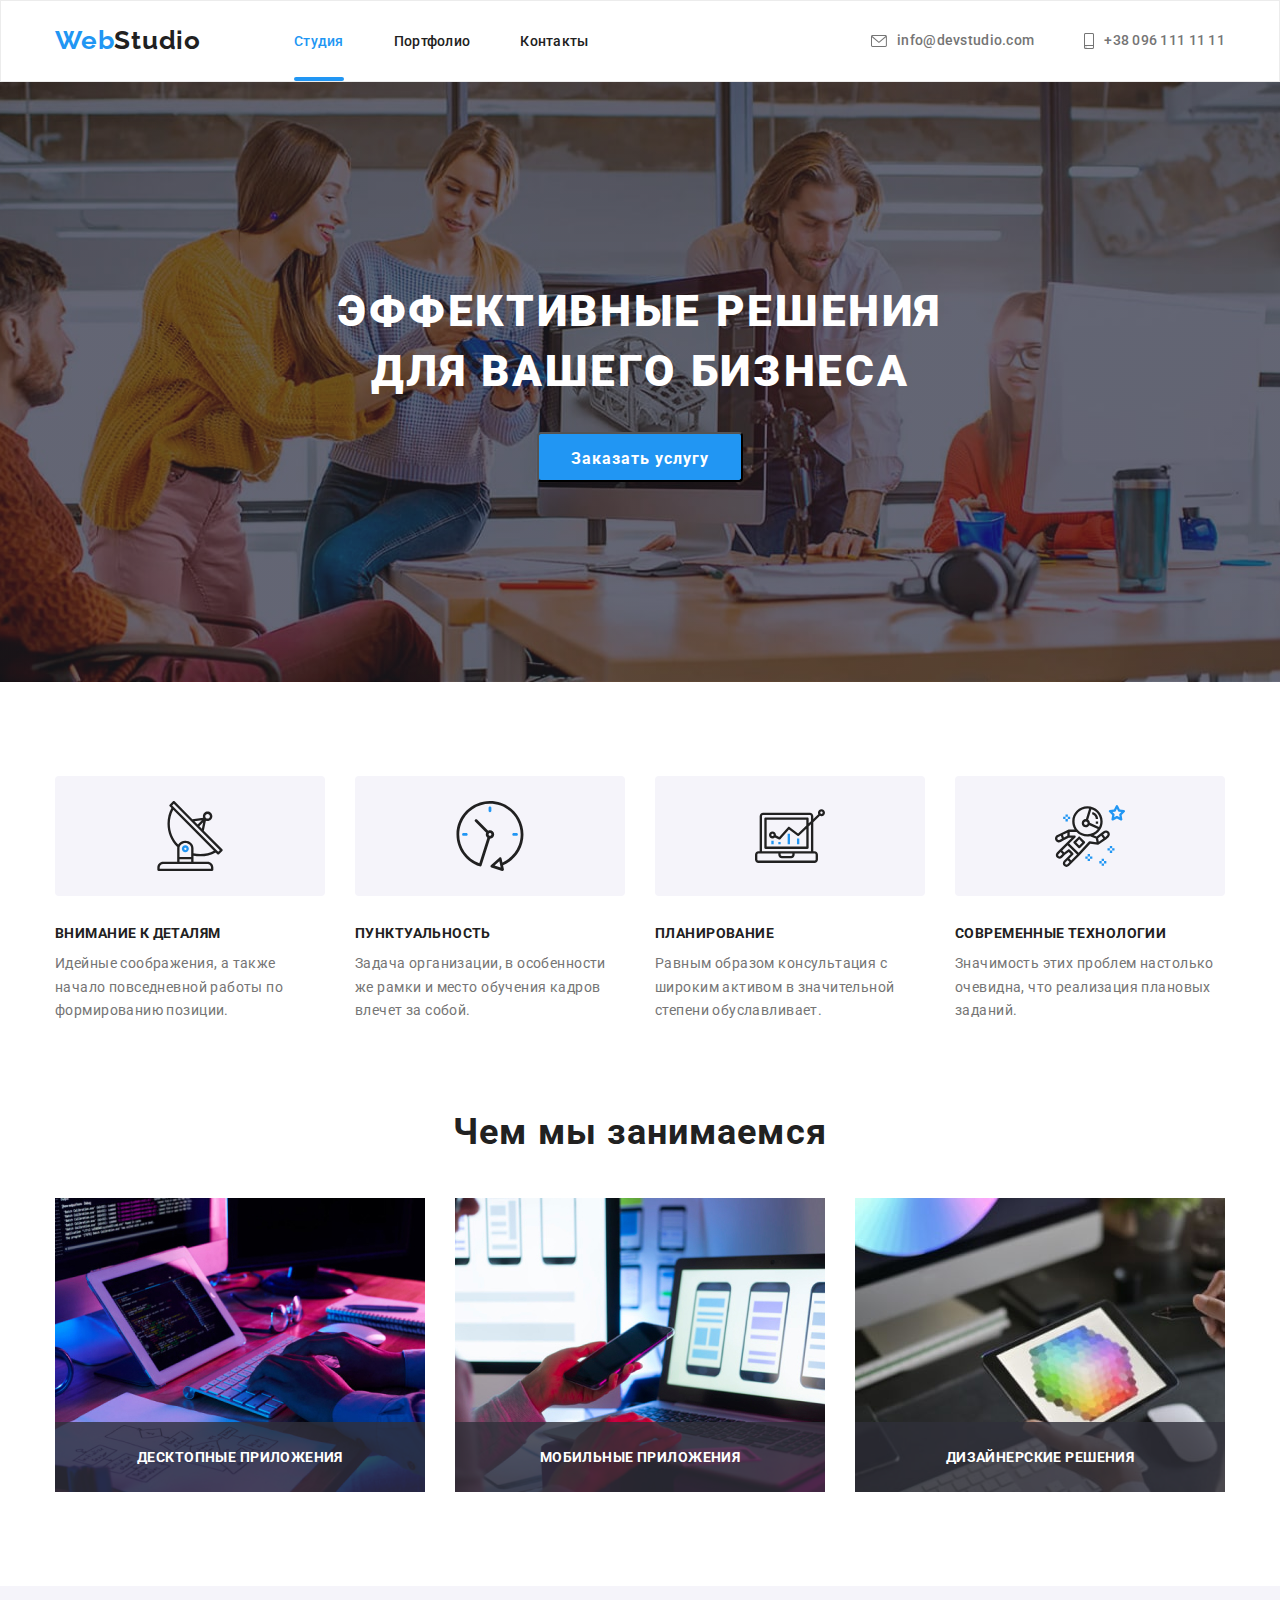
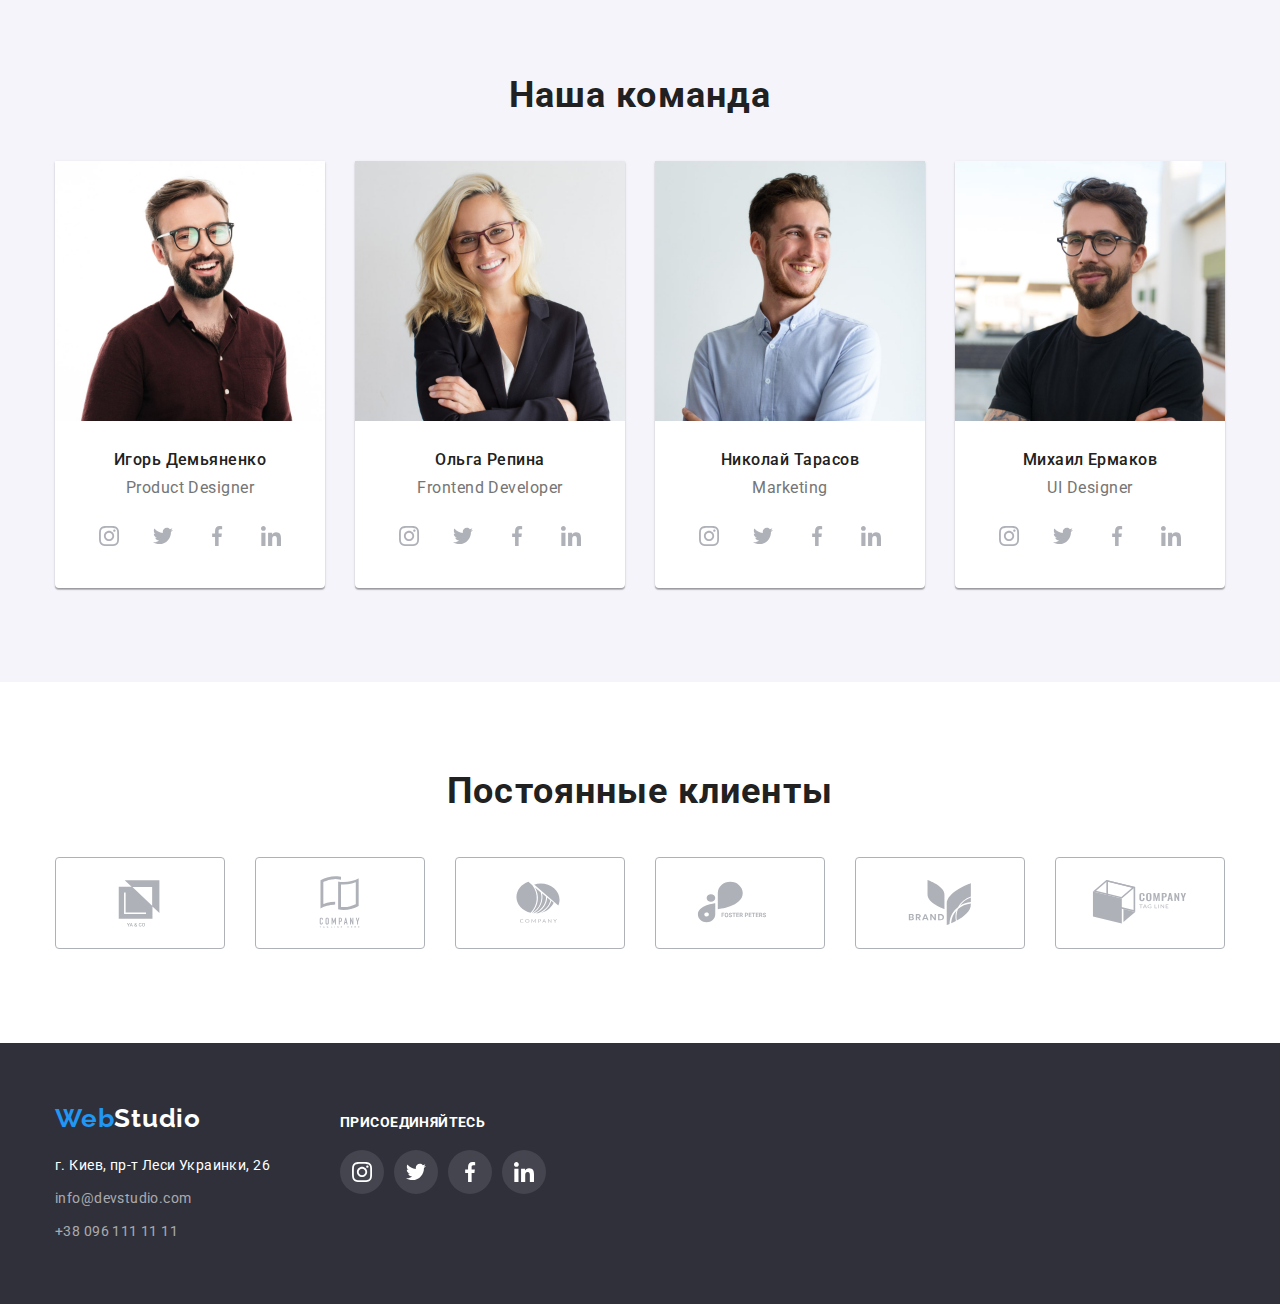
<file: index.html>
<!DOCTYPE html>
<html lang="ru">
    <head>
        <meta charset="UTF-8" />
        <meta http-equiv="X-UA-Compatible" content="IE=edge" />
        <meta name="viewport" content="width=device-width, initial-scale=1.0" />
        <link rel="preconnect" href="https://fonts.googleapis.com" />
        <link rel="preconnect" href="https://fonts.gstatic.com" crossorigin />
        <link
            href="https://fonts.googleapis.com/css2?family=Oleo+Script&family=Raleway:wght@700&family=Roboto:wght@400;500;700;900&display=swap"
            rel="stylesheet"
        />
        <link rel="stylesheet" href="./css/modern-normalize.css" />
        <link rel="stylesheet" href="./css/reset.css" />
        <link rel="stylesheet" href="./css/styles.css" />
        <title>Studio</title>
    </head>
    <body>
        <!--header-->
        <header class="header">
            <div class="heder-div container">
                <nav class="heder-nav">
                    <a href="./index.html" lang="en" class="logo link">
                        Web<span class="accent">Studio</span>
                    </a>

                    <ul class="navigation-list list">
                        <li class="navigation-item">
                            <a
                                href="#studio"
                                class="navigation-link link current"
                            >
                                Студия
                            </a>
                        </li>
                        <li class="navigation-item">
                            <a
                                href="./portfolio.html"
                                class="navigation-link link"
                            >
                                Портфолио
                            </a>
                        </li>
                        <li class="navigation-item">
                            <a href="contact" class="navigation-link link">
                                Контакты
                            </a>
                        </li>
                    </ul>
                </nav>

                <ul class="contact-list list">
                    <li class="contact-item">
                        <a
                            href="mailto:info@devstudio.com"
                            class="contact-link link"
                        >
                            <svg
                                class="contact-link-icon"
                                width="16"
                                height="12"
                            >
                                <use href="./img/icons.svg#icon-envelope"></use>
                            </svg>
                            info@devstudio.com
                        </a>
                    </li>
                    <li class="contact-item">
                        <a href="tel:+380961111111" class="contact-link link">
                            <svg
                                class="contact-link-icon"
                                width="10"
                                height="16"
                            >
                                <use
                                    href="./img/icons.svg#icon-smartphone"
                                ></use>
                            </svg>
                            +38 096 111 11 11
                        </a>
                    </li>
                </ul>
            </div>
        </header>
        <!--main-->
        <main class="main">
            <!--Hero-->
            <section class="hero" id="studio">
                <div class="hero-div container">
                    <h1 class="hero-titel">
                        Эффективные решения для вашего бизнеса
                    </h1>
                    <button type="button" class="button" data-modal-open>
                        Заказать услугу
                    </button>
                </div>
            </section>
            <!---feature-->

            <section class="feature section">
                <div class="feature-div container">
                    <h2 class="feature-title visually-hidden">Особенности</h2>
                    <ul class="feature-list list">
                        <li class="feature-item">
                            <div class="feature-item-div">
                                <svg
                                    class="feature-item-icon"
                                    width="70"
                                    height="70"
                                >
                                    <use
                                        href="./img/icons.svg#icon-antenna"
                                    ></use>
                                </svg>
                            </div>
                            <h3 class="feature-pre-title">
                                Внимание к деталям
                            </h3>
                            <p class="feature-text">
                                Идейные соображения, а также начало повседневной
                                работы по формированию позиции.
                            </p>
                        </li>
                        <li class="feature-item">
                            <div class="feature-item-div">
                                <svg
                                    class="feature-item-icon"
                                    width="70"
                                    height="70"
                                >
                                    <use
                                        href="./img/icons.svg#icon-clock"
                                    ></use>
                                </svg>
                            </div>
                            <h3 class="feature-pre-title">Пунктуальность</h3>
                            <p class="feature-text">
                                Задача организации, в особенности же рамки и
                                место обучения кадров влечет за собой.
                            </p>
                        </li>
                        <li class="feature-item">
                            <div class="feature-item-div">
                                <svg
                                    class="feature-item-icon"
                                    width="70"
                                    height="70"
                                >
                                    <use
                                        href="./img/icons.svg#icon-diagram"
                                    ></use>
                                </svg>
                            </div>
                            <h3 class="feature-pre-title">Планирование</h3>
                            <p class="feature-text">
                                Равным образом консультация с широким активом в
                                значительной степени обуславливает.
                            </p>
                        </li>
                        <li class="feature-item">
                            <div class="feature-item-div">
                                <svg
                                    class="feature-item-icon"
                                    width="70"
                                    height="70"
                                >
                                    <use
                                        href="./img/icons.svg#icon-astronaut"
                                    ></use>
                                </svg>
                            </div>
                            <h3 class="feature-pre-title">
                                Современные технологии
                            </h3>
                            <p class="feature-text">
                                Значимость этих проблем настолько очевидна, что
                                реализация плановых заданий.
                            </p>
                        </li>
                    </ul>
                </div>
            </section>
            <!--What are we doing (study)-->
            <section class="study section">
                <div class="study-div container">
                    <h2 class="study-title">Чем мы занимаемся</h2>
                    <ul class="study-list list">
                        <li class="study-item">
                            <div class="study-item-div">
                                <img
                                    src="img/box1.jpg"
                                    alt="разработка программного обеспечения"
                                    width="370"
                                />
                                <p class="study-item-text">
                                    Десктопные приложения
                                </p>
                            </div>
                        </li>
                        <li class="study-item">
                            <div class="study-item-div">
                                <img
                                    src="img/box2.jpg"
                                    alt="тестирование мобильного приложения"
                                    width="370"
                                />
                                <p class="study-item-text">
                                    Мобильные приложения
                                </p>
                            </div>
                        </li>
                        <li class="study-item">
                            <div class="study-item-div">
                                <img
                                    src="img/box3.jpg"
                                    alt="работа с цветовой палитрой"
                                    width="370"
                                />
                                <p class="study-item-text">
                                    Дизайнерские решения
                                </p>
                            </div>
                        </li>
                    </ul>
                </div>
            </section>

            <!--Our team (team)-->

            <section class="team section">
                <div class="team-div container">
                    <h2 class="team-title">Наша команда</h2>
                    <ul class="team-list list">
                        <li class="team-item">
                            <img
                                src="img/ihor.jpg"
                                alt="Игорь Демьяненко"
                                width="270"
                            />
                            <div class="team-card">
                                <h3 class="team-pre-title">Игорь Демьяненко</h3>
                                <p lang="en" class="team-text">
                                    Product Designer
                                </p>
                                <ul class="team-soc-list list">
                                    <li class="team-soc-item">
                                        <a href="" class="team-soc-link link">
                                            <svg
                                                class="team-soc-icon"
                                                width="20"
                                                height="20"
                                            >
                                                <use
                                                    href="./img/icons.svg#icon-instagram"
                                                ></use>
                                            </svg>
                                        </a>
                                    </li>
                                    <li class="team-soc-item">
                                        <a href="" class="team-soc-link link">
                                            <svg
                                                class="team-soc-icon"
                                                width="20"
                                                height="20"
                                            >
                                                <use
                                                    href="./img/icons.svg#icon-twitter"
                                                ></use>
                                            </svg>
                                        </a>
                                    </li>
                                    <li class="team-soc-item">
                                        <a href="" class="team-soc-link link">
                                            <svg
                                                class="team-soc-icon"
                                                width="20"
                                                height="20"
                                            >
                                                <use
                                                    href="./img/icons.svg#icon-facebook"
                                                ></use>
                                            </svg>
                                        </a>
                                    </li>
                                    <li class="team-soc-item">
                                        <a href="" class="team-soc-link link">
                                            <svg
                                                class="team-soc-icon"
                                                width="20"
                                                height="20"
                                            >
                                                <use
                                                    href="./img/icons.svg#icon-linkedin"
                                                ></use>
                                            </svg>
                                        </a>
                                    </li>
                                </ul>
                            </div>
                        </li>
                        <li class="team-item">
                            <img
                                src="img/olga.jpg"
                                alt="Ольга Репина"
                                width="270"
                            />
                            <div class="team-card">
                                <h3 class="team-pre-title">Ольга Репина</h3>
                                <p lang="en" class="team-text">
                                    Frontend Developer
                                </p>
                                <ul class="team-soc-list list">
                                    <li class="team-soc-item">
                                        <a href="" class="team-soc-link link">
                                            <svg
                                                class="team-soc-icon"
                                                width="20"
                                                height="20"
                                            >
                                                <use
                                                    href="./img/icons.svg#icon-instagram"
                                                ></use>
                                            </svg>
                                        </a>
                                    </li>
                                    <li class="team-soc-item">
                                        <a href="" class="team-soc-link link">
                                            <svg
                                                class="team-soc-icon"
                                                width="20"
                                                height="20"
                                            >
                                                <use
                                                    href="./img/icons.svg#icon-twitter"
                                                ></use>
                                            </svg>
                                        </a>
                                    </li>
                                    <li class="team-soc-item">
                                        <a href="" class="team-soc-link link">
                                            <svg
                                                class="team-soc-icon"
                                                width="20"
                                                height="20"
                                            >
                                                <use
                                                    href="./img/icons.svg#icon-facebook"
                                                ></use>
                                            </svg>
                                        </a>
                                    </li>
                                    <li class="team-soc-item">
                                        <a href="" class="team-soc-link link">
                                            <svg
                                                class="team-soc-icon"
                                                width="20"
                                                height="20"
                                            >
                                                <use
                                                    href="./img/icons.svg#icon-linkedin"
                                                ></use>
                                            </svg>
                                        </a>
                                    </li>
                                </ul>
                            </div>
                        </li>
                        <li class="team-item">
                            <img
                                src="img/nikolay.jpg"
                                alt="Николай Тарасов"
                                width="270"
                            />
                            <div class="team-card">
                                <h3 class="team-pre-title">Николай Тарасов</h3>
                                <p lang="en" class="team-text">Marketing</p>
                                <ul class="team-soc-list list">
                                    <li class="team-soc-item">
                                        <a href="" class="team-soc-link link">
                                            <svg
                                                class="team-soc-icon"
                                                width="20"
                                                height="20"
                                            >
                                                <use
                                                    href="./img/icons.svg#icon-instagram"
                                                ></use>
                                            </svg>
                                        </a>
                                    </li>
                                    <li class="team-soc-item">
                                        <a href="" class="team-soc-link link">
                                            <svg
                                                class="team-soc-icon"
                                                width="20"
                                                height="20"
                                            >
                                                <use
                                                    href="./img/icons.svg#icon-twitter"
                                                ></use>
                                            </svg>
                                        </a>
                                    </li>
                                    <li class="team-soc-item">
                                        <a href="" class="team-soc-link link">
                                            <svg
                                                class="team-soc-icon"
                                                width="20"
                                                height="20"
                                            >
                                                <use
                                                    href="./img/icons.svg#icon-facebook"
                                                ></use>
                                            </svg>
                                        </a>
                                    </li>
                                    <li class="team-soc-item">
                                        <a href="" class="team-soc-link link">
                                            <svg
                                                class="team-soc-icon"
                                                width="20"
                                                height="20"
                                            >
                                                <use
                                                    href="./img/icons.svg#icon-linkedin"
                                                ></use>
                                            </svg>
                                        </a>
                                    </li>
                                </ul>
                            </div>
                        </li>
                        <li class="team-item">
                            <img
                                src="img/mihail.jpg"
                                alt="Михаил Ермаков"
                                width="270"
                            />
                            <div class="team-card">
                                <h3 class="team-pre-title">Михаил Ермаков</h3>
                                <p lang="en" class="team-text">UI Designer</p>
                                <ul class="team-soc-list list">
                                    <li class="team-soc-item">
                                        <a href="" class="team-soc-link link">
                                            <svg
                                                class="team-soc-icon"
                                                width="20"
                                                height="20"
                                            >
                                                <use
                                                    href="./img/icons.svg#icon-instagram"
                                                ></use>
                                            </svg>
                                        </a>
                                    </li>
                                    <li class="team-soc-item">
                                        <a href="" class="team-soc-link link">
                                            <svg
                                                class="team-soc-icon"
                                                width="20"
                                                height="20"
                                            >
                                                <use
                                                    href="./img/icons.svg#icon-twitter"
                                                ></use>
                                            </svg>
                                        </a>
                                    </li>
                                    <li class="team-soc-item">
                                        <a href="" class="team-soc-link link">
                                            <svg
                                                class="team-soc-icon"
                                                width="20"
                                                height="20"
                                            >
                                                <use
                                                    href="./img/icons.svg#icon-facebook"
                                                ></use>
                                            </svg>
                                        </a>
                                    </li>
                                    <li class="team-soc-item">
                                        <a href="" class="team-soc-link link">
                                            <svg
                                                class="team-soc-icon"
                                                width="20"
                                                height="20"
                                            >
                                                <use
                                                    href="./img/icons.svg#icon-linkedin"
                                                ></use>
                                            </svg>
                                        </a>
                                    </li>
                                </ul>
                            </div>
                        </li>
                    </ul>
                </div>
            </section>
            <!--clients section-->
            <section class="clients section">
                <div class="clients-div container">
                    <p class="team-title">Постоянные клиенты</p>
                    <ul class="clients-list list">
                        <li class="clients-item">
                            <a href="" class="clients-link link">
                                <svg
                                    class="clients-icon"
                                    width="106"
                                    height="60"
                                >
                                    <use href="./img/icons.svg#icon-Logo"></use>
                                </svg>
                            </a>
                        </li>
                        <li class="clients-item">
                            <a href="" class="clients-link link">
                                <svg
                                    class="clients-icon"
                                    width="106"
                                    height="60"
                                >
                                    <use
                                        href="./img/icons.svg#icon-Logo-1"
                                    ></use></svg
                            ></a>
                        </li>
                        <li class="clients-item">
                            <a href="" class="clients-link link">
                                <svg
                                    class="clients-icon"
                                    width="106"
                                    height="60"
                                >
                                    <use
                                        href="./img/icons.svg#icon-Logo-2"
                                    ></use>
                                </svg>
                            </a>
                        </li>
                        <li class="clients-item">
                            <a href="" class="clients-link link">
                                <svg
                                    class="clients-icon"
                                    width="106"
                                    height="60"
                                >
                                    <use
                                        href="./img/icons.svg#icon-Logo-3"
                                    ></use>
                                </svg>
                            </a>
                        </li>
                        <li class="clients-item">
                            <a href="" class="clients-link link">
                                <svg
                                    class="clients-icon"
                                    width="106"
                                    height="60"
                                >
                                    <use
                                        href="./img/icons.svg#icon-Logo-4"
                                    ></use></svg
                            ></a>
                        </li>
                        <li class="clients-item">
                            <a href="" class="clients-link link">
                                <svg
                                    class="clients-icon"
                                    width="106"
                                    height="60"
                                >
                                    <use
                                        href="./img/icons.svg#icon-Logo-5"
                                    ></use>
                                </svg>
                            </a>
                        </li>
                    </ul>
                </div>
            </section>
        </main>
        <!--footer-->
        <footer class="footer">
            <div class="footer-div container">
                <div class="fotter-div-nav">
                    <a href="./index.html" class="footer-logo link">
                        Web<span class="footer-accent">Studio</span>
                    </a>
                    <address class="footer-address">
                        <ul class="footer-list list">
                            <li class="footer-item">
                                <a
                                    href="https://www.google.com.ua/maps/place/%D0%B1%D1%83%D0%BB.+%D0%9B%D0%B5%D1%81%D0%B8+%D0%A3%D0%BA%D1%80%D0%B0%D0%B8%D0%BD%D0%BA%D0%B8,+26,+%D0%9A%D0%B8%D0%B5%D0%B2,+02000/@50.4265807,30.5361971,17z/data=!3m1!4b1!4m5!3m4!1s0x40d4cf0e033ecbe9:0x57a4dffefec77da0!8m2!3d50.4265807!4d30.5383858?hl=ru"
                                    target="_blank"
                                    rel="noopener noreferrer nofollow"
                                    class="fotter-address-link link"
                                >
                                    г. Киев, пр-т Леси Украинки, 26
                                </a>
                            </li>
                            <li class="footer-item">
                                <a
                                    href="mailto:info@devstudio.com"
                                    class="footer-link link"
                                >
                                    info@devstudio.com
                                </a>
                            </li>
                            <li class="footer-item">
                                <a
                                    href="tel:+380961111111"
                                    class="footer-link link"
                                >
                                    +38 096 111 11 11
                                </a>
                            </li>
                        </ul>
                    </address>
                </div>
                <div class="footer-soc-div">
                    <p class="footer-soc-titel">присоединяйтесь</p>
                    <ul class="footer-soc-list list">
                        <li class="footer-soc-item">
                            <a href="" class="footer-soc-link link">
                                <svg
                                    class="footer-soc-icon"
                                    width="20"
                                    height="20"
                                >
                                    <use
                                        href="./img/icons.svg#icon-instagram"
                                    ></use>
                                </svg>
                            </a>
                        </li>
                        <li class="footer-soc-item">
                            <a href="" class="footer-soc-link link">
                                <svg
                                    class="footer-soc-icon"
                                    width="20"
                                    height="20"
                                >
                                    <use
                                        href="./img/icons.svg#icon-twitter"
                                    ></use>
                                </svg>
                            </a>
                        </li>
                        <li class="footer-soc-item">
                            <a href="" class="footer-soc-link link">
                                <svg
                                    class="footer-soc-icon"
                                    width="20"
                                    height="20"
                                >
                                    <use
                                        href="./img/icons.svg#icon-facebook"
                                    ></use>
                                </svg>
                            </a>
                        </li>
                        <li class="footer-soc-item">
                            <a href="" class="footer-soc-link link">
                                <svg
                                    class="footer-soc-icon"
                                    width="20"
                                    height="20"
                                >
                                    <use
                                        href="./img/icons.svg#icon-linkedin"
                                    ></use>
                                </svg>
                            </a>
                        </li>
                    </ul>
                </div>
            </div>
        </footer>
<!--modal window-->
        <div class="backdrop is-hidden" data-modal>
            <div class="modal">
                <button type="button" class="modal-close-btn" data-modal-close>
                    <svg
                                    class="modal-close-icon"
                                    width="18"
                                    height="18"
                                >
                                    <use
                                        href="./img/icons.svg#icon-close-btn"
                                    ></use>
                                </svg>
                </button>
            </div>
        </div>
    <script src="./js/modal.js"></script>
    </body>
</html>
</file>
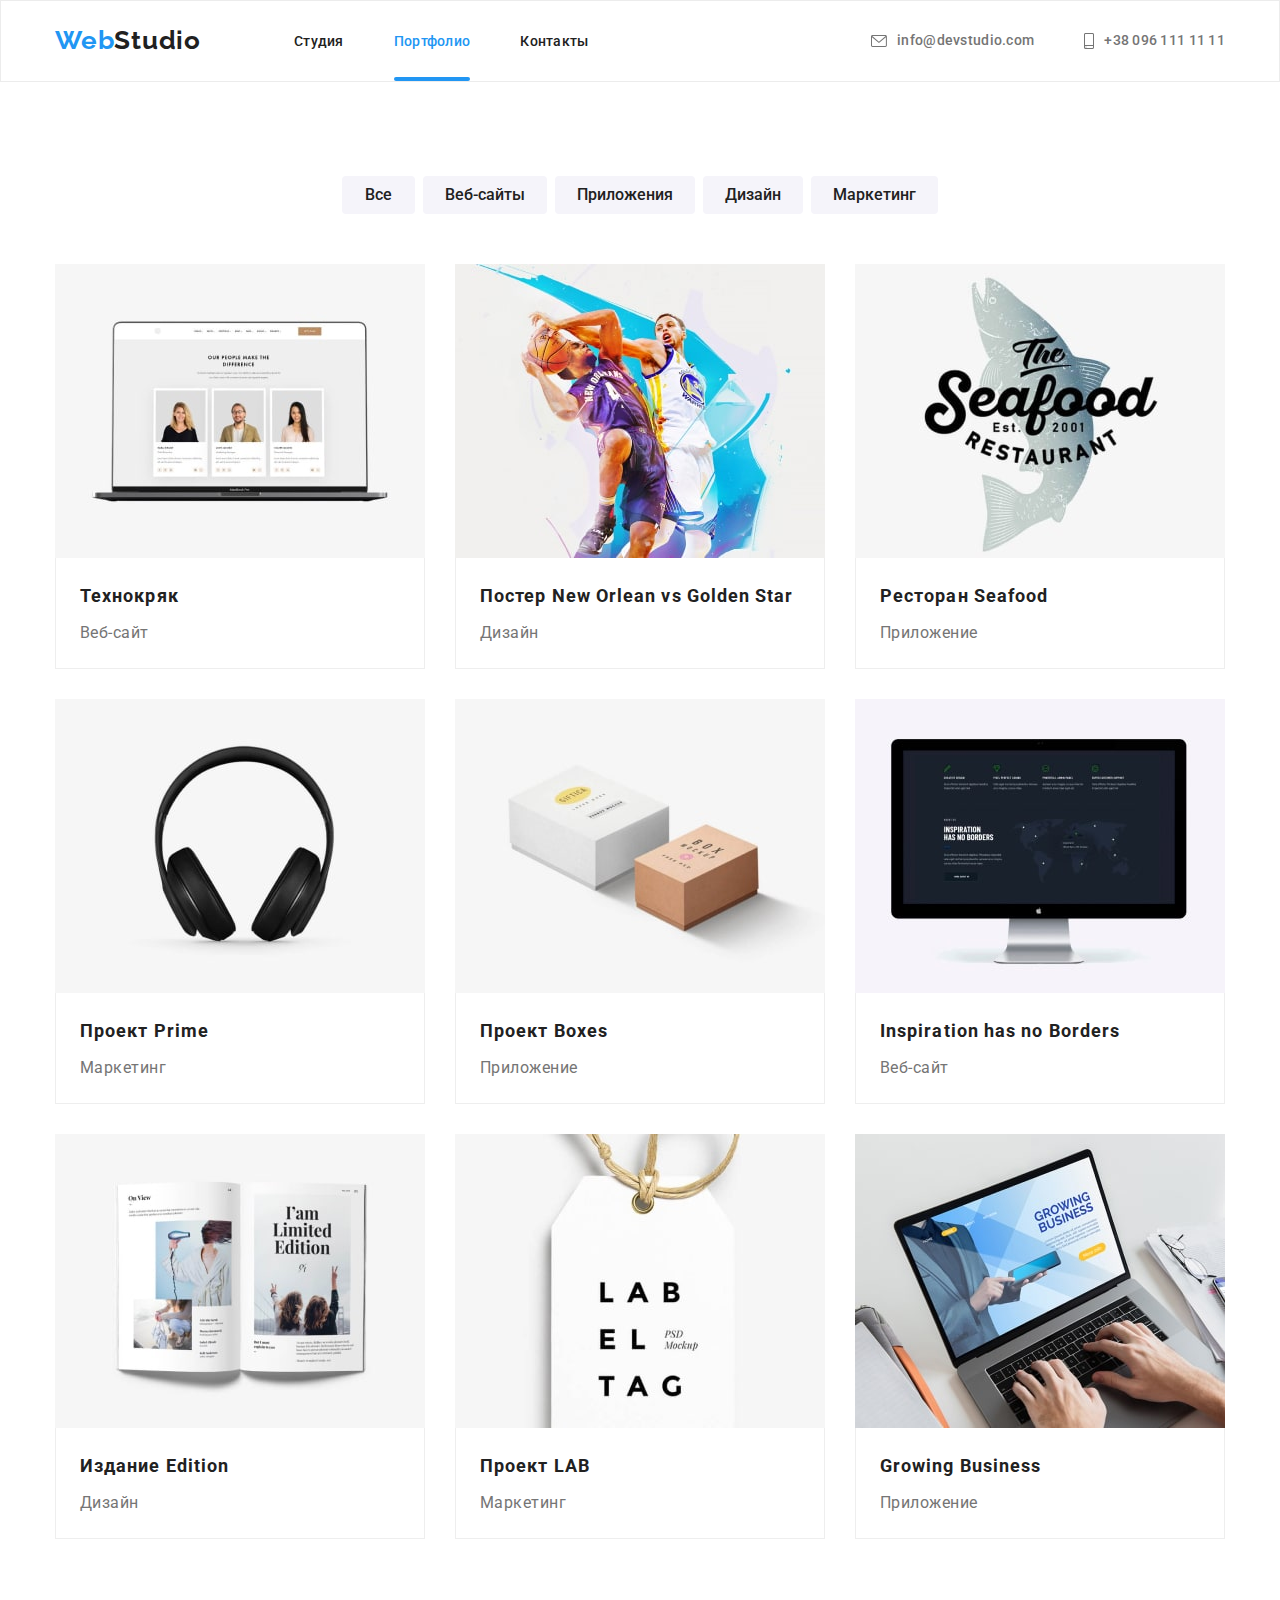
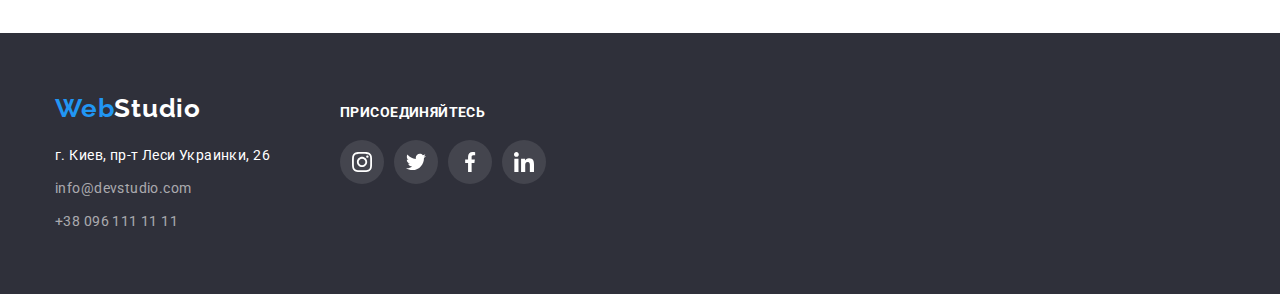
<file: portfolio.html>
<!DOCTYPE html>
<html lang="ru">
    <head>
        <meta charset="UTF-8" />
        <meta http-equiv="X-UA-Compatible" content="IE=edge" />
        <meta name="viewport" content="width=device-width, initial-scale=1.0" />
        <link rel="preconnect" href="https://fonts.googleapis.com" />
        <link rel="preconnect" href="https://fonts.gstatic.com" crossorigin />
        <link
            href="https://fonts.googleapis.com/css2?family=Oleo+Script&family=Raleway:wght@700&family=Roboto:wght@400;500;700;900&display=swap"
            rel="stylesheet"
        />
        <link rel="stylesheet" href="./css/modern-normalize.css" />
        <link rel="stylesheet" href="./css/reset.css" />
        <link rel="stylesheet" href="./css/styles.css" />
        <title>Portfolio</title>
    </head>
    <body>
        <!--header-->
        <header class="header">
            <div class="heder-div container">
                <nav class="heder-nav">
                    <a href="./index.html" lang="en" class="logo link">
                        Web<span class="accent">Studio</span>
                    </a>
                </nav>
                <ul class="navigation-list list">
                    <li class="navigation-item">
                        <a href="./index.html" class="navigation-link link">
                            Студия
                        </a>
                    </li>
                    <li class="navigation-item">
                        <a
                            href="./portfolio.html"
                            class="navigation-link link current"
                        >
                            Портфолио
                        </a>
                    </li>
                    <li class="navigation-item">
                        <a href="contact" class="navigation-link link">
                            Контакты
                        </a>
                    </li>
                </ul>

                <ul class="contact-list list">
                    <li class="contact-item">
                        <a
                            href="mailto:info@devstudio.com"
                            class="contact-link link"
                        >
                            <svg
                                class="contact-link-icon"
                                width="16"
                                height="12"
                            >
                                <use href="./img/icons.svg#icon-envelope"></use>
                            </svg>
                            info@devstudio.com
                        </a>
                    </li>
                    <li class="contact-item">
                        <a href="tel:+380961111111" class="contact-link link">
                            <svg
                                class="contact-link-icon"
                                width="10"
                                height="16"
                            >
                                <use
                                    href="./img/icons.svg#icon-smartphone"
                                ></use>
                            </svg>
                            +38 096 111 11 11
                        </a>
                    </li>
                </ul>
            </div>
        </header>
        <!--main-->
        <main>
            <section class="section">
                <div class="container">
                    <h1 class="section-title visually-hidden">Портфолио</h1>
                    <ul class="filter-button list">
                        <li class="list-button-portfolio">
                            <button
                                type="button"
                                class="filter-button-portfolio"
                            >
                                Все
                            </button>
                        </li>
                        <li class="list-button-portfolio">
                            <button
                                type="button"
                                class="filter-button-portfolio"
                            >
                                Веб-сайты
                            </button>
                        </li>
                        <li class="list-button-portfolio">
                            <button
                                type="button"
                                class="filter-button-portfolio"
                            >
                                Приложения
                            </button>
                        </li>
                        <li class="list-button-portfolio">
                            <button
                                type="button"
                                class="filter-button-portfolio"
                            >
                                Дизайн
                            </button>
                        </li>
                        <li class="list-button-portfolio">
                            <button
                                type="button"
                                class="filter-button-portfolio"
                            >
                                Маркетинг
                            </button>
                        </li>
                    </ul>
                    <!--Content-->
                    <ul class="content-list list">
                        <li class="content-item">
                            <a href="" class="content-item-link link">
                                <div class="top-div">
                                    <img
                                        src="./img/tehnokryak.jpg"
                                        alt="Технокряк"
                                    />
                                    <p class="content-top-text">
                                        Ресурс предлагает комплексные
                                        предложения с разным уровнем функционала
                                        и сервисов. Все это позволит посетителю
                                        получить исчерпывающие сведения о
                                        компании или частном лице
                                    </p>
                                </div>
                                <div class="content-item-div">
                                    <h2 class="content-pre-titel">Технокряк</h2>
                                    <p class="content-text">Веб-сайт</p>
                                </div>
                            </a>
                        </li>
                        <li class="content-item">
                            <a href="" class="content-item-link link">
                                <div class="top-div">
                                    <img
                                        src="./img/poster-new-orlean.jpg"
                                        alt="Постер New Orlean vs Golden Star"
                                    />
                                    <p class="content-top-text">
                                        Ресурс предлагает комплексные
                                        предложения с разным уровнем функционала
                                        и сервисов. Все это позволит посетителю
                                        получить исчерпывающие сведения о
                                        компании или частном лице
                                    </p>
                                </div>
                                <div class="content-item-div">
                                    <h2 class="content-pre-titel">
                                        Постер
                                        <span lang="en">
                                            New Orlean vs Golden Star</span
                                        >
                                    </h2>
                                    <p class="content-text">Дизайн</p>
                                </div>
                            </a>
                        </li>
                        <li class="content-item">
                            <a href="" class="content-item-link link">
                                <div class="top-div">
                                    <img
                                        src="./img/seafood.jpg"
                                        alt="Ресторан Seafood"
                                    />
                                    <p class="content-top-text">
                                        Ресурс предлагает комплексные
                                        предложения с разным уровнем функционала
                                        и сервисов. Все это позволит посетителю
                                        получить исчерпывающие сведения о
                                        компании или частном лице
                                    </p>
                                </div>
                                <div class="content-item-div">
                                    <h2 class="content-pre-titel">
                                        Ресторан <span lang="en">Seafood</span>
                                    </h2>
                                    <p class="content-text">Приложение</p>
                                </div>
                            </a>
                        </li>
                        <li class="content-item">
                            <a href="" class="content-item-link link">
                                <div class="top-div">
                                    <img
                                        src="./img/prime.jpg"
                                        alt="Проект Prime"
                                    />
                                    <p class="content-top-text">
                                        Ресурс предлагает комплексные
                                        предложения с разным уровнем функционала
                                        и сервисов. Все это позволит посетителю
                                        получить исчерпывающие сведения о
                                        компании или частном лице
                                    </p>
                                </div>
                                <div class="content-item-div">
                                    <h2 class="content-pre-titel">
                                        Проект <span lang="en">Prime</span>
                                    </h2>
                                    <p class="content-text">Маркетинг</p>
                                </div>
                            </a>
                        </li>
                        <li class="content-item">
                            <a href="" class="content-item-link link">
                                <div class="top-div">
                                    <img
                                        src="./img/boxes.jpg"
                                        alt="Проект Boxes"
                                    />
                                    <p class="content-top-text">
                                        Ресурс предлагает комплексные
                                        предложения с разным уровнем функционала
                                        и сервисов. Все это позволит посетителю
                                        получить исчерпывающие сведения о
                                        компании или частном лице
                                    </p>
                                </div>
                                <div class="content-item-div">
                                    <h2 class="content-pre-titel">
                                        Проект <span lang="en">Boxes</span>
                                    </h2>
                                    <p class="content-text">Приложение</p>
                                </div>
                            </a>
                        </li>
                        <li class="content-item">
                            <a href="" class="content-item-link link">
                                <div class="top-div">
                                    <img
                                        src="./img/inspiration.jpg"
                                        alt="Inspiration has no Borders"
                                    />
                                    <p class="content-top-text">
                                        Ресурс предлагает комплексные
                                        предложения с разным уровнем функционала
                                        и сервисов. Все это позволит посетителю
                                        получить исчерпывающие сведения о
                                        компании или частном лице
                                    </p>
                                </div>
                                <div class="content-item-div">
                                    <h2 lang="en" class="content-pre-titel">
                                        Inspiration has no Borders
                                    </h2>
                                    <p class="content-text">Веб-сайт</p>
                                </div>
                            </a>
                        </li>
                        <li class="content-item">
                            <a href="" class="content-item-link link">
                                <div class="top-div">
                                    <img
                                        src="./img/edition.jpg"
                                        alt="Издание Limited Edition"
                                    />
                                    <p class="content-top-text">
                                        Ресурс предлагает комплексные
                                        предложения с разным уровнем функционала
                                        и сервисов. Все это позволит посетителю
                                        получить исчерпывающие сведения о
                                        компании или частном лице
                                    </p>
                                </div>
                                <div class="content-item-div">
                                    <h2 class="content-pre-titel">
                                        Издание <span lang="en">Edition</span>
                                    </h2>
                                    <p class="content-text">Дизайн</p>
                                </div>
                            </a>
                        </li>
                        <li class="content-item">
                            <a href="" class="content-item-link link">
                                <div class="top-div">
                                    <img src="./img/lab.jpg" alt="Проект LAB" />
                                    <p class="content-top-text">
                                        Ресурс предлагает комплексные
                                        предложения с разным уровнем функционала
                                        и сервисов. Все это позволит посетителю
                                        получить исчерпывающие сведения о
                                        компании или частном лице
                                    </p>
                                </div>
                                <div class="content-item-div">
                                    <h2 class="content-pre-titel">
                                        Проект <span lang="en">LAB</span>
                                    </h2>
                                    <p class="content-text">Маркетинг</p>
                                </div>
                            </a>
                        </li>
                        <li class="content-item">
                            <a href="" class="content-item-link link">
                                <div class="top-div">
                                    <img
                                        src="./img/growing-business.jpg"
                                        alt="Growing Business"
                                    />
                                    <p class="content-top-text">
                                        Ресурс предлагает комплексные
                                        предложения с разным уровнем функционала
                                        и сервисов. Все это позволит посетителю
                                        получить исчерпывающие сведения о
                                        компании или частном лице
                                    </p>
                                </div>
                                <div class="content-item-div">
                                    <h2 lang="en" class="content-pre-titel">
                                        Growing Business
                                    </h2>
                                    <p class="content-text">Приложение</p>
                                </div>
                            </a>
                        </li>
                    </ul>
                </div>
            </section>
        </main>
        <!--footer-->
        <footer class="footer">
            <div class="footer-div container">
                <div class="fotter-div-nav">
                    <a href="./index.html" class="footer-logo link">
                        Web<span class="footer-accent">Studio</span>
                    </a>
                    <address class="footer-address">
                        <ul class="footer-list list">
                            <li class="footer-item">
                                <a
                                    href="https://www.google.com.ua/maps/place/%D0%B1%D1%83%D0%BB.+%D0%9B%D0%B5%D1%81%D0%B8+%D0%A3%D0%BA%D1%80%D0%B0%D0%B8%D0%BD%D0%BA%D0%B8,+26,+%D0%9A%D0%B8%D0%B5%D0%B2,+02000/@50.4265807,30.5361971,17z/data=!3m1!4b1!4m5!3m4!1s0x40d4cf0e033ecbe9:0x57a4dffefec77da0!8m2!3d50.4265807!4d30.5383858?hl=ru"
                                    target="_blank"
                                    rel="noopener noreferrer nofollow"
                                    class="fotter-address-link link"
                                >
                                    г. Киев, пр-т Леси Украинки, 26
                                </a>
                            </li>
                            <li class="footer-item">
                                <a
                                    href="mailto:info@devstudio.com"
                                    class="footer-link link"
                                >
                                    info@devstudio.com
                                </a>
                            </li>
                            <li class="footer-item">
                                <a
                                    href="tel:+380961111111"
                                    class="footer-link link"
                                >
                                    +38 096 111 11 11
                                </a>
                            </li>
                        </ul>
                    </address>
                </div>
                <div class="footer-soc-div">
                    <p class="footer-soc-titel">присоединяйтесь</p>
                    <ul class="footer-soc-list list">
                        <li class="footer-soc-item">
                            <a href="" class="footer-soc-link link">
                                <svg
                                    class="footer-soc-icon"
                                    width="20"
                                    height="20"
                                >
                                    <use
                                        href="./img/icons.svg#icon-instagram"
                                    ></use>
                                </svg>
                            </a>
                        </li>
                        <li class="footer-soc-item">
                            <a href="" class="footer-soc-link link">
                                <svg
                                    class="footer-soc-icon"
                                    width="20"
                                    height="20"
                                >
                                    <use
                                        href="./img/icons.svg#icon-twitter"
                                    ></use>
                                </svg>
                            </a>
                        </li>
                        <li class="footer-soc-item">
                            <a href="" class="footer-soc-link link">
                                <svg
                                    class="footer-soc-icon"
                                    width="20"
                                    height="20"
                                >
                                    <use
                                        href="./img/icons.svg#icon-facebook"
                                    ></use>
                                </svg>
                            </a>
                        </li>
                        <li class="footer-soc-item">
                            <a href="" class="footer-soc-link link">
                                <svg
                                    class="footer-soc-icon"
                                    width="20"
                                    height="20"
                                >
                                    <use
                                        href="./img/icons.svg#icon-linkedin"
                                    ></use>
                                </svg>
                            </a>
                        </li>
                    </ul>
                </div>
            </div>
        </footer>
    </body>
</html>
</file>
<file: css/styles.css>
:root {
    --accent-color: #2196f3;
    --title-text-color: #212121;
    --primary-text-color: #757575;
    --primary-background-color: #ffffff;
    --secondary-background-color: #2f303a;
    --secondary-text-color: #ffffff;
    --button-color: #f5f4fa;
    --tertiary-background-color: #f5f4fa;
    --top-background: rgba(33, 150, 243, 0.9);
    --o-transform: transform 250ms cubic-bezier(0.4, 0, 0.2, 1);
    --o-transform-box-shadow: box-shadow 250ms cubic-bezier(0.4, 0, 0.2, 1);
    --o-trasform-color: color 250ms cubic-bezier(0.4, 0, 0.2, 1);
    --o-trasform-background: background-color 250ms cubic-bezier(0.4, 0, 0.2, 1);
    --o-transform-border: border 250ms cubic-bezier(0.4, 0, 0.2, 1)
}

img {
    display: block;
    max-width: 100%;
    height: auto;
}
body {
    font-family: 'Roboto', sans-serif;
    color: var(--primary-text-color);
    background-color: var(--primary-background-color);
}
.list {
    list-style: none;
}

.link {
    text-decoration: none;
}
.section {
    padding: 94px 0px 94px 0px;
}
.visually-hidden {
    position: absolute;
    white-space: nowrap;
    width: 1px;
    height: 1px;
    overflow: hidden;
    border: 0;
    padding: 0;
    clip: rect(0 0 0 0);
    clip-path: inset(50%);
    margin: -1px;
}
.container {
    width: 1200px;
    margin: 0px auto;
    padding-right: 15px;
    padding-left: 15px;
}

/*----------------------Header---------------------*/
.header {
    border: 1px solid #ececec;
}
.heder-div {
    display: flex;
    align-items: center;
}
.heder-nav {
    display: flex;
    align-items: center;
}

/*-------------------Header logo--------------------*/

.logo {
    color: var(--accent-color);
    font-family: 'Raleway', sans-serif;
    font-weight: 700;
    font-size: 26px;
    line-height: 1.19;
    letter-spacing: 0.03em;
    text-decoration: none;
    margin-right: 93px;
    padding-top: 24px;
    padding-bottom: 25px;
}
.accent {
    color: var(--title-text-color);
}
/*-------------------Header navigation--------------------*/
.navigation-list {
    display: flex;
}
.navigation-item:not(:last-child) {
    margin-right: 50px;
}
.navigation-link {
    font-weight: 500;
    font-size: 14px;
    line-height: 1.14;
    letter-spacing: 0.02em;
    color: var(--title-text-color);
    padding-top: 32px;
    padding-bottom: 32px;
    transition: var(--o-trasform-color);
}

.current {
    position: relative;
    color: var(--accent-color);
}

.current::after {
    content: '';
    width: 100%;
    height: 4px;
    border-radius: 2px;
    background-color: var(--accent-color);
    position: absolute;
    bottom: 0;
    left: 0;
}

.navigation-link:hover,
.navigation-link:focus,
.current {
    color: var(--accent-color);
    cursor: pointer;
}

.contact-link-icon {
    fill: currentColor;
    margin-right: 10px;
}
/*-------------------Heder contact--------------------*/
.contact-list {
    display: flex;
    margin-left: auto;
}
.contact-link {
    font-weight: 500;
    font-size: 14px;
    line-height: 1.14;
    letter-spacing: 0.02em;
    color: var(--primary-text-color);
    padding-top: 32px;
    padding-bottom: 32px;
    display: flex;
    align-items: center;
    transition: var(--o-trasform-color);
}
.contact-link:hover,
.contact-link:focus {
    color: var(--accent-color);
    cursor: pointer;
}
.contact-item:not(:last-child) {
    margin-right: 50px;
}

/*-------------------Hero--------------------*/

.hero {
    padding-top: 200px;
    padding-bottom: 200px;
    background-image: linear-gradient(
            rgba(47, 48, 58, 0.4),
            rgba(47, 48, 58, 0.4)
        ),
        url(../img/hero-bg.jpg);
    background-repeat: no-repeat;
    background-position: center;
    background-size: 1600px;
}

.hero-titel {
    font-weight: 900;
    font-size: 44px;
    line-height: 1.36;
    letter-spacing: 0.06em;
    text-transform: uppercase;
    color: var(--secondary-text-color);
    max-width: 696px;
    text-align: center;
    margin-left: auto;
    margin-right: auto;
    margin-bottom: 30px;
}
.button {
    margin-left: auto;
    margin-right: auto;

    display: block;
    border-radius: 4px;
    padding: 10px 32px;
    min-width: 200px;
    height: 50px;

    color: var(--secondary-text-color);
    background-color: var(--accent-color);

    font-weight: 700;
    font-size: 16px;
    line-height: 1.88;
    text-decoration: none;

    cursor: pointer;
    letter-spacing: 0.06em;
    font-family: 'Roboto', sans-serif;
    align-items: center;
    text-align: center;

    box-shadow: none;

     transition: var(--o-trasform-background), 
     var(--o-transform-box-shadow);
}
.button:hover,
.button:focus {
    background-color: #188ce8;
    box-shadow: 0px 4px 4px rgba(0, 0, 0, 0.15);
    border-radius: 4px;
}

/*-------------------feature--------------------*/
.feature-div {
    display: flex;
    flex-direction: column;
}
.feature-list {
    display: flex;
}
.feature-item {
    max-width: 270px;
}
.feature-item:not(:last-child) {
    margin-right: 30px;
}
.feature-item-div {
    width: 270px;
    height: 120px;
    background-color: var(--tertiary-background-color);
    border-radius: 4px;
    display: flex;
    align-items: center;
    justify-content: center;
    margin-bottom: 30px;
}

.feature-pre-title {
    font-weight: 700;
    font-size: 14px;
    line-height: 1.14;
    letter-spacing: 0.03em;
    text-transform: uppercase;
    color: var(--title-text-color);
    margin-bottom: 10px;
}
.feature-text {
    font-size: 14px;
    line-height: 1.71;
    letter-spacing: 0.03em;
    color: var(--primary-text-color);
}

/*-------------What are we doing (study)------------*/
.study {
    padding-top: 0px;
}

.study-list {
    display: flex;
    justify-content: space-between;
}

.study-title,
.team-title {
    font-weight: 700;
    font-size: 36px;
    line-height: 0.85;
    text-align: center;
    letter-spacing: 0.03em;
    color: var(--title-text-color);
    margin-bottom: 50px;
}

.study-item-div {
    position: relative;
    display: flex;
    min-height: 70px;
}

.study-item-text {
    font-weight: 700;
    font-size: 14px;
    line-height: 16px;
    letter-spacing: 0.03em;
    text-transform: uppercase;
    position: absolute;
    background-color: rgba(47, 48, 58, 0.8);
    bottom: 0;
    width: 100%;
    color: var(--secondary-text-color);
    min-height: 70px;
    display: flex;
    justify-content: center;
    align-items: center;
}

/*---------------------Our team (team)----------------------*/
.team {
    background-color: var(--tertiary-background-color);
}

.team-list {
    display: flex;
    margin-left: -30px;
}

.team-item {
    width: 270px;
    background: var(--primary-background-color);
    box-shadow: 0px 1px 3px rgba(0, 0, 0, 0.12), 0px 1px 1px rgba(0, 0, 0, 0.14),
        0px 2px 1px rgba(0, 0, 0, 0.2);
    border-radius: 0px 0px 4px 4px;
    flex-basis: calc(100% / 4-30px);
    margin-left: 30px;
}

.team-card {
    padding-top: 30px;
    padding-bottom: 30px;
}

.team-pre-title {
    font-weight: 500;
    font-size: 16px;
    line-height: 1.18;
    text-align: center;
    letter-spacing: 0.03em;
    color: var(--title-text-color);
    margin-bottom: 10px;
}

.team-text {
    font-size: 16px;
    line-height: 1.18;
    text-align: center;
    letter-spacing: 0.03em;
    color: var(--primary-text-color);
    margin-bottom: 16px;
}

.team-soc-list {
    display: flex;
    justify-content: center;
}

.team-soc-item {
    width: 44px;
    height: 44px;
    margin-left: 10px;
}

.team-soc-item:first-child {
    margin-left: 0px;
}

.team-soc-link {
    display: flex;
    align-items: center;
    justify-content: center;
    width: 100%;
    height: 100%;
    border-radius: 50%;
    background-color: var(--primary-background-color);
    color: #afb1b8;
    transition: var(--o-trasform-color), 
    var(--o-trasform-background);
}
.team-soc-link:hover,
.team-soc-link:focus {
    background-color: var(--accent-color);
    color: var(--primary-background-color);
}

.team-soc-icon {
    fill: currentColor;
}

/*-----------------clients section---------------*/

.clients-list {
    display: flex;
}
.clients-item {
    margin-left: 30px;
}

.clients-item:first-child {
    margin-left: 0;
}

.clients-link {
    width: 170px;
    height: 92px;
    border: 1px solid #afb1b8;
    border-radius: 4px;
    display: flex;
    align-items: center;
    justify-content: center;
    color: #afb1b8;
    outline: transparent;
    transition: var(--o-trasform-color), var(--o-transform-border);
}

.clients-link:hover,
.clients-link:focus {
    color: var(--accent-color);
    border: 1px solid var(--accent-color);
}
.clients-icon {
    fill: currentColor;
}

/*-------------------Footer--------------------*/

.footer {
    background-color: var(--secondary-background-color);
    padding-top: 60px;
    padding-bottom: 60px;
}
.footer-div {
    display: flex;
    align-items: baseline;
}

.fotter-div-nav{
    display: inline-block;
}
.footer-address {
    margin-top: 20px;
}

.footer-item:not(:last-child) {
    margin-bottom: 9px;
}

/*-------------------Footer logo--------------------*/
.footer-logo {
    color: var(--accent-color);
    font-family: 'Raleway', sans-serif;
    font-weight: 700;
    font-size: 26px;
    line-height: 1.19;
    letter-spacing: 0.03em;
    text-decoration: none;
}

.footer-accent {
    font-family: 'Raleway';
    font-style: normal;
    font-weight: 700;
    font-size: 26px;
    line-height: 1.19;
    letter-spacing: 0.03em;
    color: var(--secondary-text-color);
}
/*-------------------Footer navigation--------------------*/
.fotter-address-link {
    font-style: normal;
    font-size: 14px;
    line-height: 1.71;
    letter-spacing: 0.03em;
    color: var(--secondary-text-color);
    transition: var(--o-trasform-color);
}
.footer-link {
    font-style: normal;
    font-size: 14px;
    line-height: 1.71;
    letter-spacing: 0.03em;
    color: rgba(255, 255, 255, 0.6);
    transition: var(--o-trasform-color);
}
.footer-link:hover,
.footer-link:focus {
    color: var(--accent-color);
    cursor: pointer;
}
.fotter-address-link:hover,
.fotter-address-link:focus {
    color: var(--accent-color);
    cursor: pointer;
}

.footer-soc-titel {
    font-weight: 700;
    font-size: 14px;
    line-height: 16px;
    letter-spacing: 0.03em;
    text-transform: uppercase;
    color: var(--secondary-text-color);
}

.footer-soc-div {
    display: inline-block;
    margin-left: 70px;

}

.footer-soc-list {
    display: flex;
    margin-top: 20px;
}

.footer-soc-item {
    width: 44px;
    height: 44px;
    margin-left: 10px;
}

.footer-soc-item:first-child {
    margin-left: 0px;
}

.footer-soc-link {
    display: flex;
    align-items: center;
    justify-content: center;
    width: 100%;
    height: 100%;
    border-radius: 50%;
    background-color: rgba(255, 255, 255, 0.1);
    color: var(--primary-background-color);
    transition: var(--o-trasform-background);
}

.footer-soc-link:hover,
.footer-soc-link:focus {
    background-color: var(--accent-color);
}
.footer-soc-icon {
    fill: currentColor;
}

/*----------------- Portfolio-----------------------*/
/*-------------------- button-----------------------*/
.filter-button {
    display: flex;
    justify-content: center;
    margin-bottom: 50px;
}
.list-button-portfolio:not(:last-child) {
    margin-right: 8px;
}

.filter-button-portfolio {
    background-color: var(--button-color);
    color: var(--title-text-color);
    font-family: 'Roboto';
    font-weight: 500;
    font-size: 16px;
    line-height: 1.63;
    cursor: pointer;
    display: inline-block;
    border-radius: 4px;
    min-width: 73px;

    padding: 6px 22px;
    border: none;
    box-shadow: none;

    transition: var(--o-trasform-color), var(--o-trasform-background),
        var(--o-transform-box-shadow);
}

.filter-button-portfolio:hover,
.filter-button-portfolio:focus {
    color: var(--secondary-text-color);
    background-color: var(--accent-color);
    box-shadow: 0px 3px 1px rgba(0, 0, 0, 0.1), 0px 1px 2px rgba(0, 0, 0, 0.08),
        0px 2px 2px rgba(0, 0, 0, 0.12);
}

/*--------------------Content----------------------*/
.content-list {
    display: flex;
    flex-wrap: wrap;
    gap: 30px;
}

.top-div {
    position: relative;
    overflow: hidden;
 
}

.content-item-link{
    box-shadow: none;
    transition: var(--o-transform-box-shadow); 
   
}

.content-item-link:hover .content-top-text,
.content-item-link:focus .content-top-text {
    transform: translateY(0);
}

.content-item-link:hover,
.content-item-link:focus {
    display: block;
    box-shadow: 0px 1px 1px rgba(0, 0, 0, 0.12), 0px 4px 4px rgba(0, 0, 0, 0.06),
        1px 4px 6px rgba(0, 0, 0, 0.16);
}

.content-top-text {
    position: absolute;
    top: 0;
    font-size: 18px;
    line-height: 1.56;
    letter-spacing: 0.03em;
    color: var(--secondary-text-color);
    padding: 63px 24px;
    height: 101%;
    transform: translateY(100%);
    overflow: auto;
    transition: var(--o-transform);
    background-color: var(--top-background);
    
}

.content-item-div {
    background: var(--primary-background-color);
    border-right: 1px solid #eeeeee;
    border-left: 1px solid #eeeeee;
    border-bottom: 1px solid #eeeeee;
    padding: 20px 24px;
}
.content-pre-titel {
    font-weight: 700;
    font-size: 18px;
    line-height: 2;
    letter-spacing: 0.06em;
    color: var(--title-text-color);
    margin-bottom: 4px;
}
.content-text {
    font-size: 16px;
    line-height: 1.87;
    letter-spacing: 0.03em;
    color: var(--primary-text-color);
}
/*--------------modal window------------------*/
.backdrop{
    width: 100%;
    height: 100%;
    position: fixed;
    top: 0;
    left: 0;
    background-color: rgba(0, 0, 0, 0.2);
    transition: opacity 500ms cubic-bezier(0.4, 0, 0.2, 1),
                visibility 500ms cubic-bezier(0.4, 0, 0.2, 1);
}

.backdrop.is-hidden .modal{
    transform: translate(-50%, -50%) scale(0) rotate(360deg); 
}

.modal{
    width: 528px;
    min-height: 581px;
    background-color: var(--primary-background-color);
    box-shadow: 0px 1px 3px rgba(0, 0, 0, 0.12), 0px 1px 1px rgba(0, 0, 0, 0.14), 0px 2px 1px rgba(0, 0, 0, 0.2);
    border-radius: 4px;
    position: absolute;
    top: 50%;
    left: 50%;
    transform: translate(-50%, -50%) scale(1) rotate(0);
    transition: transform 500ms ease-out;

}

.modal-close-btn{
    width: 30px;
    height: 30px;
    border: 1px solid rgba(0, 0, 0, 0.1);
    border-radius: 50%;
    background-color: transparent;
    display: flex;
    align-items: center;
    justify-content: center;
    position: absolute;
    right: 8px;
    top: 8px;
}

.is-hidden{
    opacity: 0;
    visibility: hidden;
    pointer-events: none;
}
</file>
